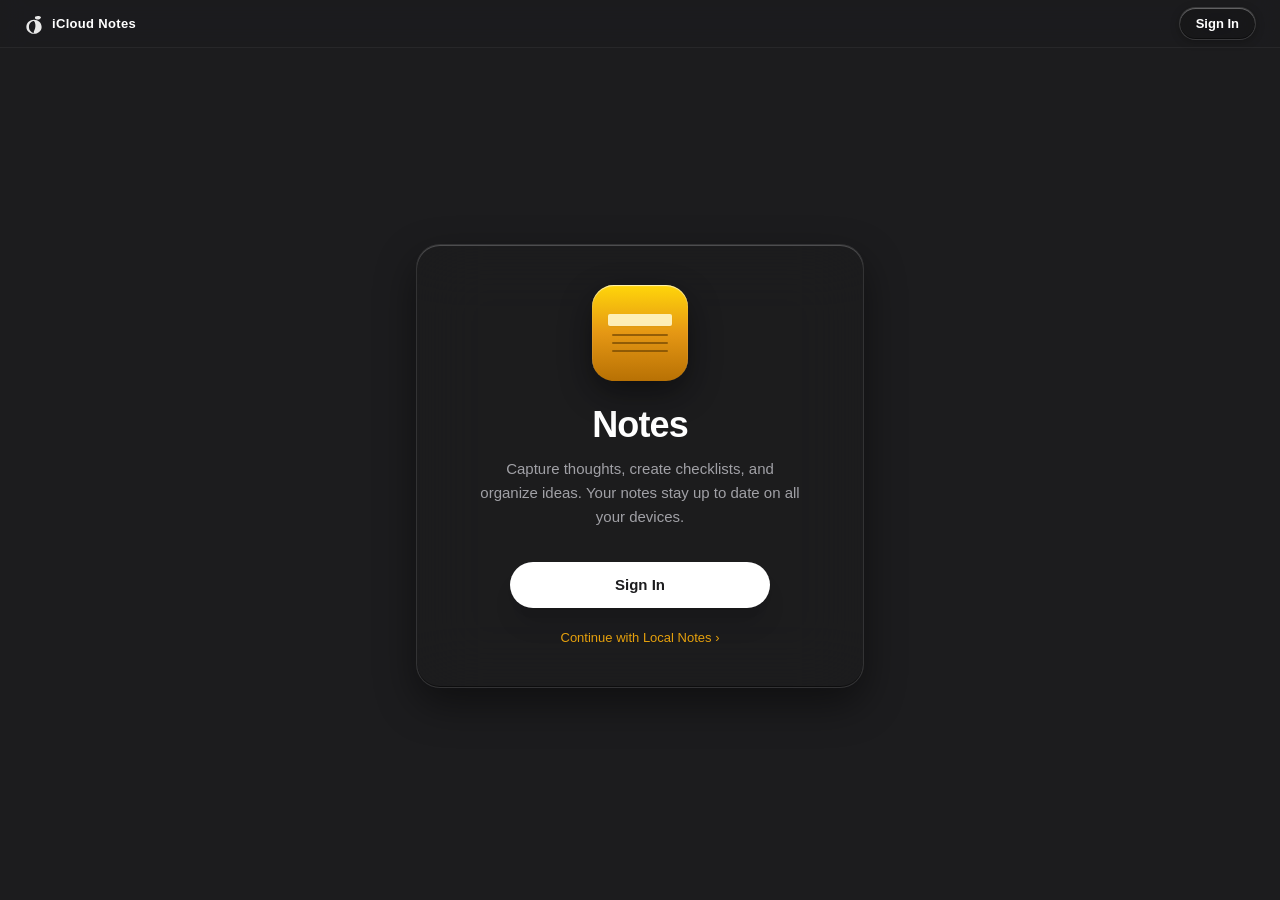
<file: index.html>
<!DOCTYPE html>
<html lang="en">
  <head>
    <meta charset="UTF-8" />
    <meta name="viewport" content="width=device-width, initial-scale=1.0, maximum-scale=1.0, user-scalable=no" />
    <meta name="theme-color" content="#1e1e1e" />
    <meta name="apple-mobile-web-app-capable" content="yes" />
    <meta name="apple-mobile-web-app-status-bar-style" content="black-translucent" />
    <title>Notes — Vpple</title>
    <link rel="icon" type="image/svg+xml" href="data:image/svg+xml,%3Csvg xmlns='http://www.w3.org/2000/svg' viewBox='0 0 64 64'%3E%3Cdefs%3E%3ClinearGradient id='g' x1='0%25' y1='0%25' x2='0%25' y2='100%25'%3E%3Cstop offset='0%25' stop-color='%23ffd60a'/%3E%3Cstop offset='50%25' stop-color='%23e59714'/%3E%3Cstop offset='100%25' stop-color='%23b87104'/%3E%3C/linearGradient%3E%3C/defs%3E%3Crect x='6' y='6' width='52' height='52' rx='14' fill='url(%23g)'/%3E%3Crect x='14' y='11' width='36' height='5' rx='2' fill='%23fff3bf' opacity='0.95'/%3E%3Crect x='14' y='24' width='36' height='2' rx='1' fill='%236b4100' opacity='0.65'/%3E%3Crect x='14' y='32' width='36' height='2' rx='1' fill='%236b4100' opacity='0.65'/%3E%3Crect x='14' y='40' width='24' height='2' rx='1' fill='%236b4100' opacity='0.65'/%3E%3C/svg%3E" />
    <script src="https://accounts.google.com/gsi/client" async defer></script>
    <script type="module" crossorigin src="./assets/index-E7O0nSb5.js"></script>
    <link rel="stylesheet" crossorigin href="./assets/index-D2mFUDPy.css">
  </head>
  <body class="bg-[#1e1e1e] text-[#f5f5f7] overflow-hidden select-none m-0 p-0">
    <div id="root"></div>
  </body>
</html>
</file>
<file: assets/index-D2mFUDPy.css>
*,:before,:after{--tw-border-spacing-x: 0;--tw-border-spacing-y: 0;--tw-translate-x: 0;--tw-translate-y: 0;--tw-rotate: 0;--tw-skew-x: 0;--tw-skew-y: 0;--tw-scale-x: 1;--tw-scale-y: 1;--tw-pan-x: ;--tw-pan-y: ;--tw-pinch-zoom: ;--tw-scroll-snap-strictness: proximity;--tw-gradient-from-position: ;--tw-gradient-via-position: ;--tw-gradient-to-position: ;--tw-ordinal: ;--tw-slashed-zero: ;--tw-numeric-figure: ;--tw-numeric-spacing: ;--tw-numeric-fraction: ;--tw-ring-inset: ;--tw-ring-offset-width: 0px;--tw-ring-offset-color: #fff;--tw-ring-color: rgb(59 130 246 / .5);--tw-ring-offset-shadow: 0 0 #0000;--tw-ring-shadow: 0 0 #0000;--tw-shadow: 0 0 #0000;--tw-shadow-colored: 0 0 #0000;--tw-blur: ;--tw-brightness: ;--tw-contrast: ;--tw-grayscale: ;--tw-hue-rotate: ;--tw-invert: ;--tw-saturate: ;--tw-sepia: ;--tw-drop-shadow: ;--tw-backdrop-blur: ;--tw-backdrop-brightness: ;--tw-backdrop-contrast: ;--tw-backdrop-grayscale: ;--tw-backdrop-hue-rotate: ;--tw-backdrop-invert: ;--tw-backdrop-opacity: ;--tw-backdrop-saturate: ;--tw-backdrop-sepia: ;--tw-contain-size: ;--tw-contain-layout: ;--tw-contain-paint: ;--tw-contain-style: }::backdrop{--tw-border-spacing-x: 0;--tw-border-spacing-y: 0;--tw-translate-x: 0;--tw-translate-y: 0;--tw-rotate: 0;--tw-skew-x: 0;--tw-skew-y: 0;--tw-scale-x: 1;--tw-scale-y: 1;--tw-pan-x: ;--tw-pan-y: ;--tw-pinch-zoom: ;--tw-scroll-snap-strictness: proximity;--tw-gradient-from-position: ;--tw-gradient-via-position: ;--tw-gradient-to-position: ;--tw-ordinal: ;--tw-slashed-zero: ;--tw-numeric-figure: ;--tw-numeric-spacing: ;--tw-numeric-fraction: ;--tw-ring-inset: ;--tw-ring-offset-width: 0px;--tw-ring-offset-color: #fff;--tw-ring-color: rgb(59 130 246 / .5);--tw-ring-offset-shadow: 0 0 #0000;--tw-ring-shadow: 0 0 #0000;--tw-shadow: 0 0 #0000;--tw-shadow-colored: 0 0 #0000;--tw-blur: ;--tw-brightness: ;--tw-contrast: ;--tw-grayscale: ;--tw-hue-rotate: ;--tw-invert: ;--tw-saturate: ;--tw-sepia: ;--tw-drop-shadow: ;--tw-backdrop-blur: ;--tw-backdrop-brightness: ;--tw-backdrop-contrast: ;--tw-backdrop-grayscale: ;--tw-backdrop-hue-rotate: ;--tw-backdrop-invert: ;--tw-backdrop-opacity: ;--tw-backdrop-saturate: ;--tw-backdrop-sepia: ;--tw-contain-size: ;--tw-contain-layout: ;--tw-contain-paint: ;--tw-contain-style: }*,:before,:after{box-sizing:border-box;border-width:0;border-style:solid;border-color:#e5e7eb}:before,:after{--tw-content: ""}html,:host{line-height:1.5;-webkit-text-size-adjust:100%;-moz-tab-size:4;-o-tab-size:4;tab-size:4;font-family:ui-sans-serif,system-ui,sans-serif,"Apple Color Emoji","Segoe UI Emoji",Segoe UI Symbol,"Noto Color Emoji";font-feature-settings:normal;font-variation-settings:normal;-webkit-tap-highlight-color:transparent}body{margin:0;line-height:inherit}hr{height:0;color:inherit;border-top-width:1px}abbr:where([title]){-webkit-text-decoration:underline dotted;text-decoration:underline dotted}h1,h2,h3,h4,h5,h6{font-size:inherit;font-weight:inherit}a{color:inherit;text-decoration:inherit}b,strong{font-weight:bolder}code,kbd,samp,pre{font-family:ui-monospace,SFMono-Regular,Menlo,Monaco,Consolas,Liberation Mono,Courier New,monospace;font-feature-settings:normal;font-variation-settings:normal;font-size:1em}small{font-size:80%}sub,sup{font-size:75%;line-height:0;position:relative;vertical-align:baseline}sub{bottom:-.25em}sup{top:-.5em}table{text-indent:0;border-color:inherit;border-collapse:collapse}button,input,optgroup,select,textarea{font-family:inherit;font-feature-settings:inherit;font-variation-settings:inherit;font-size:100%;font-weight:inherit;line-height:inherit;letter-spacing:inherit;color:inherit;margin:0;padding:0}button,select{text-transform:none}button,input:where([type=button]),input:where([type=reset]),input:where([type=submit]){-webkit-appearance:button;background-color:transparent;background-image:none}:-moz-focusring{outline:auto}:-moz-ui-invalid{box-shadow:none}progress{vertical-align:baseline}::-webkit-inner-spin-button,::-webkit-outer-spin-button{height:auto}[type=search]{-webkit-appearance:textfield;outline-offset:-2px}::-webkit-search-decoration{-webkit-appearance:none}::-webkit-file-upload-button{-webkit-appearance:button;font:inherit}summary{display:list-item}blockquote,dl,dd,h1,h2,h3,h4,h5,h6,hr,figure,p,pre{margin:0}fieldset{margin:0;padding:0}legend{padding:0}ol,ul,menu{list-style:none;margin:0;padding:0}dialog{padding:0}textarea{resize:vertical}input::-moz-placeholder,textarea::-moz-placeholder{opacity:1;color:#9ca3af}input::placeholder,textarea::placeholder{opacity:1;color:#9ca3af}button,[role=button]{cursor:pointer}:disabled{cursor:default}img,svg,video,canvas,audio,iframe,embed,object{display:block;vertical-align:middle}img,video{max-width:100%;height:auto}[hidden]:where(:not([hidden=until-found])){display:none}.static{position:static}.fixed{position:fixed}.absolute{position:absolute}.relative{position:relative}.inset-0{top:0;right:0;bottom:0;left:0}.inset-y-0{top:0;bottom:0}.bottom-4{bottom:1rem}.left-0{left:0}.left-1\/2{left:50%}.right-0{right:0}.right-4{right:1rem}.top-0{top:0}.top-2{top:.5rem}.top-4{top:1rem}.top-full{top:100%}.z-20{z-index:20}.z-30{z-index:30}.z-40{z-index:40}.z-50{z-index:50}.m-0{margin:0}.mx-auto{margin-left:auto;margin-right:auto}.my-1{margin-top:.25rem;margin-bottom:.25rem}.mb-1{margin-bottom:.25rem}.mb-2{margin-bottom:.5rem}.mb-3{margin-bottom:.75rem}.mb-4{margin-bottom:1rem}.mb-6{margin-bottom:1.5rem}.ml-1{margin-left:.25rem}.ml-2{margin-left:.5rem}.mr-1{margin-right:.25rem}.mt-1{margin-top:.25rem}.mt-2{margin-top:.5rem}.mt-3{margin-top:.75rem}.mt-5{margin-top:1.25rem}.mt-6{margin-top:1.5rem}.mt-8{margin-top:2rem}.line-clamp-4{overflow:hidden;display:-webkit-box;-webkit-box-orient:vertical;-webkit-line-clamp:4}.inline-block{display:inline-block}.flex{display:flex}.inline-flex{display:inline-flex}.grid{display:grid}.hidden{display:none}.h-0\.5{height:.125rem}.h-11{height:2.75rem}.h-12{height:3rem}.h-24{height:6rem}.h-28{height:7rem}.h-3{height:.75rem}.h-3\.5{height:.875rem}.h-4{height:1rem}.h-5{height:1.25rem}.h-6{height:1.5rem}.h-7{height:1.75rem}.h-9{height:2.25rem}.h-\[46px\]{height:46px}.h-\[60vh\]{height:60vh}.h-full{height:100%}.h-px{height:1px}.h-screen{height:100vh}.min-h-\[380px\]{min-height:380px}.min-h-\[420px\]{min-height:420px}.min-h-screen{min-height:100vh}.w-12{width:3rem}.w-14{width:3.5rem}.w-16{width:4rem}.w-24{width:6rem}.w-3{width:.75rem}.w-3\.5{width:.875rem}.w-4{width:1rem}.w-5{width:1.25rem}.w-52{width:13rem}.w-56{width:14rem}.w-6{width:1.5rem}.w-7{width:1.75rem}.w-\[240px\]{width:240px}.w-\[260px\]{width:260px}.w-full{width:100%}.max-w-3xl{max-width:48rem}.max-w-md{max-width:28rem}.max-w-sm{max-width:24rem}.max-w-xs{max-width:20rem}.flex-1{flex:1 1 0%}.flex-shrink-0,.shrink-0{flex-shrink:0}.-translate-x-1\/2{--tw-translate-x: -50%;transform:translate(var(--tw-translate-x),var(--tw-translate-y)) rotate(var(--tw-rotate)) skew(var(--tw-skew-x)) skewY(var(--tw-skew-y)) scaleX(var(--tw-scale-x)) scaleY(var(--tw-scale-y))}.-translate-x-full{--tw-translate-x: -100%;transform:translate(var(--tw-translate-x),var(--tw-translate-y)) rotate(var(--tw-rotate)) skew(var(--tw-skew-x)) skewY(var(--tw-skew-y)) scaleX(var(--tw-scale-x)) scaleY(var(--tw-scale-y))}.translate-x-0{--tw-translate-x: 0px;transform:translate(var(--tw-translate-x),var(--tw-translate-y)) rotate(var(--tw-rotate)) skew(var(--tw-skew-x)) skewY(var(--tw-skew-y)) scaleX(var(--tw-scale-x)) scaleY(var(--tw-scale-y))}.cursor-pointer{cursor:pointer}.cursor-text{cursor:text}.select-none{-webkit-user-select:none;-moz-user-select:none;user-select:none}.select-text{-webkit-user-select:text;-moz-user-select:text;user-select:text}.resize-none{resize:none}.grid-cols-2{grid-template-columns:repeat(2,minmax(0,1fr))}.flex-col{flex-direction:column}.items-center{align-items:center}.justify-center{justify-content:center}.justify-between{justify-content:space-between}.gap-1{gap:.25rem}.gap-1\.5{gap:.375rem}.gap-2{gap:.5rem}.gap-3{gap:.75rem}.space-y-0\.5>:not([hidden])~:not([hidden]){--tw-space-y-reverse: 0;margin-top:calc(.125rem * calc(1 - var(--tw-space-y-reverse)));margin-bottom:calc(.125rem * var(--tw-space-y-reverse))}.space-y-1>:not([hidden])~:not([hidden]){--tw-space-y-reverse: 0;margin-top:calc(.25rem * calc(1 - var(--tw-space-y-reverse)));margin-bottom:calc(.25rem * var(--tw-space-y-reverse))}.space-y-2>:not([hidden])~:not([hidden]){--tw-space-y-reverse: 0;margin-top:calc(.5rem * calc(1 - var(--tw-space-y-reverse)));margin-bottom:calc(.5rem * var(--tw-space-y-reverse))}.space-y-3>:not([hidden])~:not([hidden]){--tw-space-y-reverse: 0;margin-top:calc(.75rem * calc(1 - var(--tw-space-y-reverse)));margin-bottom:calc(.75rem * var(--tw-space-y-reverse))}.space-y-4>:not([hidden])~:not([hidden]){--tw-space-y-reverse: 0;margin-top:calc(1rem * calc(1 - var(--tw-space-y-reverse)));margin-bottom:calc(1rem * var(--tw-space-y-reverse))}.overflow-hidden{overflow:hidden}.overflow-y-auto{overflow-y:auto}.truncate{overflow:hidden;text-overflow:ellipsis;white-space:nowrap}.whitespace-pre-wrap{white-space:pre-wrap}.rounded{border-radius:.25rem}.rounded-2xl{border-radius:1rem}.rounded-3xl{border-radius:1.5rem}.rounded-\[22px\]{border-radius:22px}.rounded-full{border-radius:9999px}.rounded-lg{border-radius:.5rem}.rounded-md{border-radius:.375rem}.rounded-sm{border-radius:.125rem}.rounded-xl{border-radius:.75rem}.border{border-width:1px}.border-b{border-bottom-width:1px}.border-l-4{border-left-width:4px}.border-r{border-right-width:1px}.border-t{border-top-width:1px}.border-\[\#1aab29\]\/40{border-color:#1aab2966}.border-\[\#3d3d3d\]{--tw-border-opacity: 1;border-color:rgb(61 61 61 / var(--tw-border-opacity, 1))}.border-\[\#dea123\]\/40{border-color:#dea12366}.border-\[\#e0443e\]\/40{border-color:#e0443e66}.border-\[\#e5a00d\]{--tw-border-opacity: 1;border-color:rgb(229 160 13 / var(--tw-border-opacity, 1))}.border-\[\#e5a00d\]\/50{border-color:#e5a00d80}.border-\[\#ff453a\]\/20{border-color:#ff453a33}.border-transparent{border-color:transparent}.border-white\/10{border-color:#ffffff1a}.border-white\/15{border-color:#ffffff26}.border-white\/20{border-color:#fff3}.border-white\/5{border-color:#ffffff0d}.border-l-\[\#f5b800\]{--tw-border-opacity: 1;border-left-color:rgb(245 184 0 / var(--tw-border-opacity, 1))}.border-l-blue-500{--tw-border-opacity: 1;border-left-color:rgb(59 130 246 / var(--tw-border-opacity, 1))}.border-l-green-500{--tw-border-opacity: 1;border-left-color:rgb(34 197 94 / var(--tw-border-opacity, 1))}.border-l-red-500{--tw-border-opacity: 1;border-left-color:rgb(239 68 68 / var(--tw-border-opacity, 1))}.bg-\[\#121212\]\/40{background-color:#12121266}.bg-\[\#1c1c1e\]{--tw-bg-opacity: 1;background-color:rgb(28 28 30 / var(--tw-bg-opacity, 1))}.bg-\[\#1c1c1e\]\/75{background-color:#1c1c1ebf}.bg-\[\#1c1c1e\]\/90{background-color:#1c1c1ee6}.bg-\[\#1e1e1e\]{--tw-bg-opacity: 1;background-color:rgb(30 30 30 / var(--tw-bg-opacity, 1))}.bg-\[\#202022\]{--tw-bg-opacity: 1;background-color:rgb(32 32 34 / var(--tw-bg-opacity, 1))}.bg-\[\#27c93f\]{--tw-bg-opacity: 1;background-color:rgb(39 201 63 / var(--tw-bg-opacity, 1))}.bg-\[\#28282a\]{--tw-bg-opacity: 1;background-color:rgb(40 40 42 / var(--tw-bg-opacity, 1))}.bg-\[\#2a2a2a\]{--tw-bg-opacity: 1;background-color:rgb(42 42 42 / var(--tw-bg-opacity, 1))}.bg-\[\#2c2c2e\]{--tw-bg-opacity: 1;background-color:rgb(44 44 46 / var(--tw-bg-opacity, 1))}.bg-\[\#3a3a3c\]{--tw-bg-opacity: 1;background-color:rgb(58 58 60 / var(--tw-bg-opacity, 1))}.bg-\[\#6b4100\]{--tw-bg-opacity: 1;background-color:rgb(107 65 0 / var(--tw-bg-opacity, 1))}.bg-\[\#d4940c\]{--tw-bg-opacity: 1;background-color:rgb(212 148 12 / var(--tw-bg-opacity, 1))}.bg-\[\#e5a00d\]{--tw-bg-opacity: 1;background-color:rgb(229 160 13 / var(--tw-bg-opacity, 1))}.bg-\[\#e5a00d\]\/15{background-color:#e5a00d26}.bg-\[\#ff453a\]\/10{background-color:#ff453a1a}.bg-\[\#ff5f56\]{--tw-bg-opacity: 1;background-color:rgb(255 95 86 / var(--tw-bg-opacity, 1))}.bg-\[\#ffbd2e\]{--tw-bg-opacity: 1;background-color:rgb(255 189 46 / var(--tw-bg-opacity, 1))}.bg-\[\#fff3bf\]{--tw-bg-opacity: 1;background-color:rgb(255 243 191 / var(--tw-bg-opacity, 1))}.bg-black\/60{background-color:#0009}.bg-transparent{background-color:transparent}.bg-white{--tw-bg-opacity: 1;background-color:rgb(255 255 255 / var(--tw-bg-opacity, 1))}.bg-white\/10{background-color:#ffffff1a}.bg-white\/5{background-color:#ffffff0d}.object-cover{-o-object-fit:cover;object-fit:cover}.p-0{padding:0}.p-0\.5{padding:.125rem}.p-1{padding:.25rem}.p-1\.5{padding:.375rem}.p-10{padding:2.5rem}.p-2{padding:.5rem}.p-2\.5{padding:.625rem}.p-3{padding:.75rem}.p-4{padding:1rem}.p-6{padding:1.5rem}.px-1{padding-left:.25rem;padding-right:.25rem}.px-2{padding-left:.5rem;padding-right:.5rem}.px-2\.5{padding-left:.625rem;padding-right:.625rem}.px-3{padding-left:.75rem;padding-right:.75rem}.px-3\.5{padding-left:.875rem;padding-right:.875rem}.px-4{padding-left:1rem;padding-right:1rem}.px-6{padding-left:1.5rem;padding-right:1.5rem}.py-1{padding-top:.25rem;padding-bottom:.25rem}.py-1\.5{padding-top:.375rem;padding-bottom:.375rem}.py-12{padding-top:3rem;padding-bottom:3rem}.py-2{padding-top:.5rem;padding-bottom:.5rem}.py-2\.5{padding-top:.625rem;padding-bottom:.625rem}.py-3{padding-top:.75rem;padding-bottom:.75rem}.py-6{padding-top:1.5rem;padding-bottom:1.5rem}.pb-1{padding-bottom:.25rem}.pt-1{padding-top:.25rem}.pt-3{padding-top:.75rem}.text-left{text-align:left}.text-center{text-align:center}.font-mono{font-family:ui-monospace,SFMono-Regular,Menlo,Monaco,Consolas,Liberation Mono,Courier New,monospace}.font-sans{font-family:ui-sans-serif,system-ui,sans-serif,"Apple Color Emoji","Segoe UI Emoji",Segoe UI Symbol,"Noto Color Emoji"}.text-3xl{font-size:1.875rem;line-height:2.25rem}.text-4xl{font-size:2.25rem;line-height:2.5rem}.text-\[10px\]{font-size:10px}.text-\[11px\]{font-size:11px}.text-\[12\.5px\]{font-size:12.5px}.text-\[12px\]{font-size:12px}.text-\[13px\]{font-size:13px}.text-\[14px\]{font-size:14px}.text-\[15px\]{font-size:15px}.text-\[16px\]{font-size:16px}.text-\[20px\]{font-size:20px}.text-lg{font-size:1.125rem;line-height:1.75rem}.text-sm{font-size:.875rem;line-height:1.25rem}.text-xs{font-size:.75rem;line-height:1rem}.font-bold{font-weight:700}.font-medium{font-weight:500}.font-semibold{font-weight:600}.uppercase{text-transform:uppercase}.tabular-nums{--tw-numeric-spacing: tabular-nums;font-variant-numeric:var(--tw-ordinal) var(--tw-slashed-zero) var(--tw-numeric-figure) var(--tw-numeric-spacing) var(--tw-numeric-fraction)}.leading-none{line-height:1}.leading-normal{line-height:1.5}.leading-relaxed{line-height:1.625}.leading-snug{line-height:1.375}.leading-tight{line-height:1.25}.tracking-tight{letter-spacing:-.025em}.tracking-wide{letter-spacing:.025em}.tracking-wider{letter-spacing:.05em}.text-\[\#1c1c1e\]{--tw-text-opacity: 1;color:rgb(28 28 30 / var(--tw-text-opacity, 1))}.text-\[\#636366\]{--tw-text-opacity: 1;color:rgb(99 99 102 / var(--tw-text-opacity, 1))}.text-\[\#86868b\]{--tw-text-opacity: 1;color:rgb(134 134 139 / var(--tw-text-opacity, 1))}.text-\[\#8e8e8e\]{--tw-text-opacity: 1;color:rgb(142 142 142 / var(--tw-text-opacity, 1))}.text-\[\#a1a1a6\]{--tw-text-opacity: 1;color:rgb(161 161 166 / var(--tw-text-opacity, 1))}.text-\[\#d1d1d6\]{--tw-text-opacity: 1;color:rgb(209 209 214 / var(--tw-text-opacity, 1))}.text-\[\#e0e0e0\]{--tw-text-opacity: 1;color:rgb(224 224 224 / var(--tw-text-opacity, 1))}.text-\[\#e5a00d\]{--tw-text-opacity: 1;color:rgb(229 160 13 / var(--tw-text-opacity, 1))}.text-\[\#e5e5ea\]{--tw-text-opacity: 1;color:rgb(229 229 234 / var(--tw-text-opacity, 1))}.text-\[\#f5f5f7\]{--tw-text-opacity: 1;color:rgb(245 245 247 / var(--tw-text-opacity, 1))}.text-\[\#ff453a\]{--tw-text-opacity: 1;color:rgb(255 69 58 / var(--tw-text-opacity, 1))}.text-\[\#ff9f0a\]{--tw-text-opacity: 1;color:rgb(255 159 10 / var(--tw-text-opacity, 1))}.text-black{--tw-text-opacity: 1;color:rgb(0 0 0 / var(--tw-text-opacity, 1))}.text-white{--tw-text-opacity: 1;color:rgb(255 255 255 / var(--tw-text-opacity, 1))}.text-white\/70{color:#ffffffb3}.text-white\/80{color:#fffc}.text-white\/85{color:#ffffffd9}.text-white\/90{color:#ffffffe6}.line-through{text-decoration-line:line-through}.opacity-0{opacity:0}.opacity-100{opacity:1}.opacity-60{opacity:.6}.opacity-65{opacity:.65}.opacity-95{opacity:.95}.shadow-2xl{--tw-shadow: 0 25px 50px -12px rgb(0 0 0 / .25);--tw-shadow-colored: 0 25px 50px -12px var(--tw-shadow-color);box-shadow:var(--tw-ring-offset-shadow, 0 0 #0000),var(--tw-ring-shadow, 0 0 #0000),var(--tw-shadow)}.shadow-lg{--tw-shadow: 0 10px 15px -3px rgb(0 0 0 / .1), 0 4px 6px -4px rgb(0 0 0 / .1);--tw-shadow-colored: 0 10px 15px -3px var(--tw-shadow-color), 0 4px 6px -4px var(--tw-shadow-color);box-shadow:var(--tw-ring-offset-shadow, 0 0 #0000),var(--tw-ring-shadow, 0 0 #0000),var(--tw-shadow)}.shadow-md{--tw-shadow: 0 4px 6px -1px rgb(0 0 0 / .1), 0 2px 4px -2px rgb(0 0 0 / .1);--tw-shadow-colored: 0 4px 6px -1px var(--tw-shadow-color), 0 2px 4px -2px var(--tw-shadow-color);box-shadow:var(--tw-ring-offset-shadow, 0 0 #0000),var(--tw-ring-shadow, 0 0 #0000),var(--tw-shadow)}.shadow-sm{--tw-shadow: 0 1px 2px 0 rgb(0 0 0 / .05);--tw-shadow-colored: 0 1px 2px 0 var(--tw-shadow-color);box-shadow:var(--tw-ring-offset-shadow, 0 0 #0000),var(--tw-ring-shadow, 0 0 #0000),var(--tw-shadow)}.shadow-xl{--tw-shadow: 0 20px 25px -5px rgb(0 0 0 / .1), 0 8px 10px -6px rgb(0 0 0 / .1);--tw-shadow-colored: 0 20px 25px -5px var(--tw-shadow-color), 0 8px 10px -6px var(--tw-shadow-color);box-shadow:var(--tw-ring-offset-shadow, 0 0 #0000),var(--tw-ring-shadow, 0 0 #0000),var(--tw-shadow)}.outline-none{outline:2px solid transparent;outline-offset:2px}.ring-2{--tw-ring-offset-shadow: var(--tw-ring-inset) 0 0 0 var(--tw-ring-offset-width) var(--tw-ring-offset-color);--tw-ring-shadow: var(--tw-ring-inset) 0 0 0 calc(2px + var(--tw-ring-offset-width)) var(--tw-ring-color);box-shadow:var(--tw-ring-offset-shadow),var(--tw-ring-shadow),var(--tw-shadow, 0 0 #0000)}.ring-\[\#e5a00d\]\/40{--tw-ring-color: rgb(229 160 13 / .4)}.blur{--tw-blur: blur(8px);filter:var(--tw-blur) var(--tw-brightness) var(--tw-contrast) var(--tw-grayscale) var(--tw-hue-rotate) var(--tw-invert) var(--tw-saturate) var(--tw-sepia) var(--tw-drop-shadow)}.filter{filter:var(--tw-blur) var(--tw-brightness) var(--tw-contrast) var(--tw-grayscale) var(--tw-hue-rotate) var(--tw-invert) var(--tw-saturate) var(--tw-sepia) var(--tw-drop-shadow)}.backdrop-blur-2xl{--tw-backdrop-blur: blur(40px);-webkit-backdrop-filter:var(--tw-backdrop-blur) var(--tw-backdrop-brightness) var(--tw-backdrop-contrast) var(--tw-backdrop-grayscale) var(--tw-backdrop-hue-rotate) var(--tw-backdrop-invert) var(--tw-backdrop-opacity) var(--tw-backdrop-saturate) var(--tw-backdrop-sepia);backdrop-filter:var(--tw-backdrop-blur) var(--tw-backdrop-brightness) var(--tw-backdrop-contrast) var(--tw-backdrop-grayscale) var(--tw-backdrop-hue-rotate) var(--tw-backdrop-invert) var(--tw-backdrop-opacity) var(--tw-backdrop-saturate) var(--tw-backdrop-sepia)}.backdrop-blur-md{--tw-backdrop-blur: blur(12px);-webkit-backdrop-filter:var(--tw-backdrop-blur) var(--tw-backdrop-brightness) var(--tw-backdrop-contrast) var(--tw-backdrop-grayscale) var(--tw-backdrop-hue-rotate) var(--tw-backdrop-invert) var(--tw-backdrop-opacity) var(--tw-backdrop-saturate) var(--tw-backdrop-sepia);backdrop-filter:var(--tw-backdrop-blur) var(--tw-backdrop-brightness) var(--tw-backdrop-contrast) var(--tw-backdrop-grayscale) var(--tw-backdrop-hue-rotate) var(--tw-backdrop-invert) var(--tw-backdrop-opacity) var(--tw-backdrop-saturate) var(--tw-backdrop-sepia)}.backdrop-blur-sm{--tw-backdrop-blur: blur(4px);-webkit-backdrop-filter:var(--tw-backdrop-blur) var(--tw-backdrop-brightness) var(--tw-backdrop-contrast) var(--tw-backdrop-grayscale) var(--tw-backdrop-hue-rotate) var(--tw-backdrop-invert) var(--tw-backdrop-opacity) var(--tw-backdrop-saturate) var(--tw-backdrop-sepia);backdrop-filter:var(--tw-backdrop-blur) var(--tw-backdrop-brightness) var(--tw-backdrop-contrast) var(--tw-backdrop-grayscale) var(--tw-backdrop-hue-rotate) var(--tw-backdrop-invert) var(--tw-backdrop-opacity) var(--tw-backdrop-saturate) var(--tw-backdrop-sepia)}.transition-all{transition-property:all;transition-timing-function:cubic-bezier(.4,0,.2,1);transition-duration:.15s}.transition-colors{transition-property:color,background-color,border-color,text-decoration-color,fill,stroke;transition-timing-function:cubic-bezier(.4,0,.2,1);transition-duration:.15s}.transition-opacity{transition-property:opacity;transition-timing-function:cubic-bezier(.4,0,.2,1);transition-duration:.15s}.transition-transform{transition-property:transform;transition-timing-function:cubic-bezier(.4,0,.2,1);transition-duration:.15s}:root{--notes-bg-window: #1e1e1e;--notes-bg-sidebar: #1e1e1e;--notes-bg-list: #1c1c1e;--notes-bg-editor: #1e1e1e;--notes-toolbar: #262626;--notes-border: rgba(255, 255, 255, .08);--notes-border-subtle: rgba(255, 255, 255, .05);--notes-accent: #e5a00d;--notes-accent-hover: #f5b800;--notes-selection-active: #d4940c;--notes-selection-subtle: rgba(229, 160, 13, .18);--notes-text-primary: #f5f5f7;--notes-text-secondary: #86868b;--notes-text-muted: #636366;--glass-container: rgba(24, 24, 28, .55);--glass-toolbar: rgba(36, 36, 40, .78);--glass-border: rgba(255, 255, 255, .12);--glass-border-highlight: rgba(255, 255, 255, .28);--glass-highlight-top: inset 0 1.25px 0 0 rgba(255, 255, 255, .26);--glass-highlight-bottom: inset 0 -1px 0 0 rgba(0, 0, 0, .45);--glass-shadow: 0 12px 36px -4px rgba(0, 0, 0, .55);--lx: 50%;--ly: 50%}body{font-family:SP Pro Display,-apple-system,BlinkMacSystemFont,SF Pro Text,SF Pro Display,SF Pro,Helvetica Neue,Arial,sans-serif;background-color:var(--notes-bg-window);color:var(--notes-text-primary);-webkit-user-select:none;-moz-user-select:none;user-select:none;-webkit-font-smoothing:antialiased;-moz-osx-font-smoothing:grayscale;margin:0;padding:0}.liquid-glass{position:relative;background:radial-gradient(circle 350px at var(--lx) var(--ly),rgba(255,255,255,.1) 0%,transparent 70%),var(--glass-container);backdrop-filter:blur(28px) saturate(190%) contrast(102%);-webkit-backdrop-filter:blur(28px) saturate(190%) contrast(102%);border:1px solid var(--glass-border);border-top-color:var(--glass-border-highlight);box-shadow:var(--glass-highlight-top),var(--glass-highlight-bottom),var(--glass-shadow);overflow:hidden}.liquid-glass-toolbar{position:relative;background:radial-gradient(circle 400px at var(--lx) 50%,rgba(255,255,255,.08) 0%,transparent 65%),var(--glass-toolbar);backdrop-filter:blur(24px) saturate(180%);-webkit-backdrop-filter:blur(24px) saturate(180%);border-bottom:1px solid var(--notes-border);box-shadow:inset 0 1px #ffffff29}.liquid-glass-btn{position:relative;background:radial-gradient(circle at var(--lx, 50%) var(--ly, 50%),rgba(255,255,255,.14) 0%,transparent 60%),#ffffff14;border:1px solid rgba(255,255,255,.14);border-top-color:#ffffff52;box-shadow:inset 0 1px .5px #ffffff59,inset 0 -1px .5px #00000059,0 2px 8px #00000040;backdrop-filter:blur(16px);-webkit-backdrop-filter:blur(16px);transition:all .18s cubic-bezier(.16,1,.3,1)}.liquid-glass-btn:hover{background:radial-gradient(circle at var(--lx, 50%) var(--ly, 50%),rgba(255,255,255,.22) 0%,transparent 60%),#ffffff29;border-color:#ffffff3d;border-top-color:#ffffff80;box-shadow:inset 0 1px 1px #ffffff8c,inset 0 -1px 1px #0006,0 4px 14px #00000059;transform:translateY(-.5px)}.liquid-glass-btn:active{transform:translateY(.5px);box-shadow:inset 0 1px 2px #00000073}::-webkit-scrollbar{width:7px;height:7px}::-webkit-scrollbar-track{background:transparent}::-webkit-scrollbar-thumb{background:#ffffff2e;border-radius:9999px}::-webkit-scrollbar-thumb:hover{background:#ffffff4d}.notes-title{font-size:28px;font-weight:700;line-height:1.25;letter-spacing:-.015em;color:var(--notes-text-primary)}.notes-heading{font-size:20px;font-weight:600;line-height:1.35;letter-spacing:-.01em;color:var(--notes-text-primary)}.notes-subheading{font-size:16px;font-weight:600;line-height:1.4;color:var(--notes-text-primary)}.notes-body{font-size:15px;font-weight:400;line-height:1.6;color:#e5e5ea}.notes-mono{font-family:SF Mono,SFMono-Regular,Menlo,Monaco,Consolas,monospace;font-size:13.5px;line-height:1.55;color:#ff9f0a;background:#ffffff0f;padding:2px 6px;border-radius:4px}.notes-checklist-item{display:flex;align-items:center;gap:10px;margin:4px 0;padding:3px 6px;border-radius:6px;transition:background-color .15s ease}.notes-checklist-item:hover{background-color:#ffffff0a}.notes-checklist-item.completed{opacity:.45;text-decoration:line-through}.notes-table{width:100%;border-collapse:collapse;margin:14px 0;border:1px solid rgba(255,255,255,.12);border-radius:6px;overflow:hidden}.notes-table th,.notes-table td{border:1px solid rgba(255,255,255,.1);padding:8px 12px;text-align:left}.notes-table th{background:#ffffff0f;font-weight:600;color:var(--notes-text-primary)}@keyframes slide-in{0%{transform:translate(100%);opacity:0}to{transform:translate(0);opacity:1}}.animate-slide-in{animation:slide-in .2s ease-out}.placeholder\:text-\[\#636366\]::-moz-placeholder{--tw-text-opacity: 1;color:rgb(99 99 102 / var(--tw-text-opacity, 1))}.placeholder\:text-\[\#636366\]::placeholder{--tw-text-opacity: 1;color:rgb(99 99 102 / var(--tw-text-opacity, 1))}.placeholder\:text-\[\#86868b\]::-moz-placeholder{--tw-text-opacity: 1;color:rgb(134 134 139 / var(--tw-text-opacity, 1))}.placeholder\:text-\[\#86868b\]::placeholder{--tw-text-opacity: 1;color:rgb(134 134 139 / var(--tw-text-opacity, 1))}.focus-within\:border-\[\#e5a00d\]\/50:focus-within{border-color:#e5a00d80}.hover\:scale-105:hover{--tw-scale-x: 1.05;--tw-scale-y: 1.05;transform:translate(var(--tw-translate-x),var(--tw-translate-y)) rotate(var(--tw-rotate)) skew(var(--tw-skew-x)) skewY(var(--tw-skew-y)) scaleX(var(--tw-scale-x)) scaleY(var(--tw-scale-y))}.hover\:scale-\[1\.02\]:hover{--tw-scale-x: 1.02;--tw-scale-y: 1.02;transform:translate(var(--tw-translate-x),var(--tw-translate-y)) rotate(var(--tw-rotate)) skew(var(--tw-skew-x)) skewY(var(--tw-skew-y)) scaleX(var(--tw-scale-x)) scaleY(var(--tw-scale-y))}.hover\:border-\[\#e5a00d\]:hover{--tw-border-opacity: 1;border-color:rgb(229 160 13 / var(--tw-border-opacity, 1))}.hover\:border-white\/20:hover{border-color:#fff3}.hover\:bg-\[\#d4940c\]:hover{--tw-bg-opacity: 1;background-color:rgb(212 148 12 / var(--tw-bg-opacity, 1))}.hover\:bg-\[\#e5a00d\]:hover{--tw-bg-opacity: 1;background-color:rgb(229 160 13 / var(--tw-bg-opacity, 1))}.hover\:bg-\[\#f2f2f7\]:hover{--tw-bg-opacity: 1;background-color:rgb(242 242 247 / var(--tw-bg-opacity, 1))}.hover\:bg-white\/10:hover{background-color:#ffffff1a}.hover\:bg-white\/5:hover{background-color:#ffffff0d}.hover\:text-\[\#e5a00d\]:hover{--tw-text-opacity: 1;color:rgb(229 160 13 / var(--tw-text-opacity, 1))}.hover\:text-\[\#f5b800\]:hover{--tw-text-opacity: 1;color:rgb(245 184 0 / var(--tw-text-opacity, 1))}.hover\:text-\[\#ff453a\]:hover{--tw-text-opacity: 1;color:rgb(255 69 58 / var(--tw-text-opacity, 1))}.hover\:text-\[\#ffc519\]:hover{--tw-text-opacity: 1;color:rgb(255 197 25 / var(--tw-text-opacity, 1))}.hover\:text-red-400:hover{--tw-text-opacity: 1;color:rgb(248 113 113 / var(--tw-text-opacity, 1))}.hover\:text-white:hover{--tw-text-opacity: 1;color:rgb(255 255 255 / var(--tw-text-opacity, 1))}.hover\:underline:hover{text-decoration-line:underline}.hover\:\!opacity-100:hover{opacity:1!important}.hover\:shadow-2xl:hover{--tw-shadow: 0 25px 50px -12px rgb(0 0 0 / .25);--tw-shadow-colored: 0 25px 50px -12px var(--tw-shadow-color);box-shadow:var(--tw-ring-offset-shadow, 0 0 #0000),var(--tw-ring-shadow, 0 0 #0000),var(--tw-shadow)}.focus\:border-\[\#e5a00d\]:focus{--tw-border-opacity: 1;border-color:rgb(229 160 13 / var(--tw-border-opacity, 1))}.active\:scale-\[0\.97\]:active{--tw-scale-x: .97;--tw-scale-y: .97;transform:translate(var(--tw-translate-x),var(--tw-translate-y)) rotate(var(--tw-rotate)) skew(var(--tw-skew-x)) skewY(var(--tw-skew-y)) scaleX(var(--tw-scale-x)) scaleY(var(--tw-scale-y))}.active\:scale-\[0\.98\]:active{--tw-scale-x: .98;--tw-scale-y: .98;transform:translate(var(--tw-translate-x),var(--tw-translate-y)) rotate(var(--tw-rotate)) skew(var(--tw-skew-x)) skewY(var(--tw-skew-y)) scaleX(var(--tw-scale-x)) scaleY(var(--tw-scale-y))}.disabled\:opacity-30:disabled{opacity:.3}.group:hover .group-hover\:inline-flex{display:inline-flex}.group:hover .group-hover\:hidden{display:none}.group:hover .group-hover\:text-\[\#e5a00d\]{--tw-text-opacity: 1;color:rgb(229 160 13 / var(--tw-text-opacity, 1))}.group:hover .group-hover\:opacity-60{opacity:.6}@media(min-width:768px){.md\:static{position:static}.md\:z-auto{z-index:auto}.md\:flex{display:flex}.md\:hidden{display:none}.md\:w-\[300px\]{width:300px}.md\:translate-x-0{--tw-translate-x: 0px;transform:translate(var(--tw-translate-x),var(--tw-translate-y)) rotate(var(--tw-rotate)) skew(var(--tw-skew-x)) skewY(var(--tw-skew-y)) scaleX(var(--tw-scale-x)) scaleY(var(--tw-scale-y))}.md\:flex-row{flex-direction:row}.md\:px-16{padding-left:4rem;padding-right:4rem}}@media(min-width:1024px){.lg\:w-\[320px\]{width:320px}.lg\:px-24{padding-left:6rem;padding-right:6rem}}
</file>
